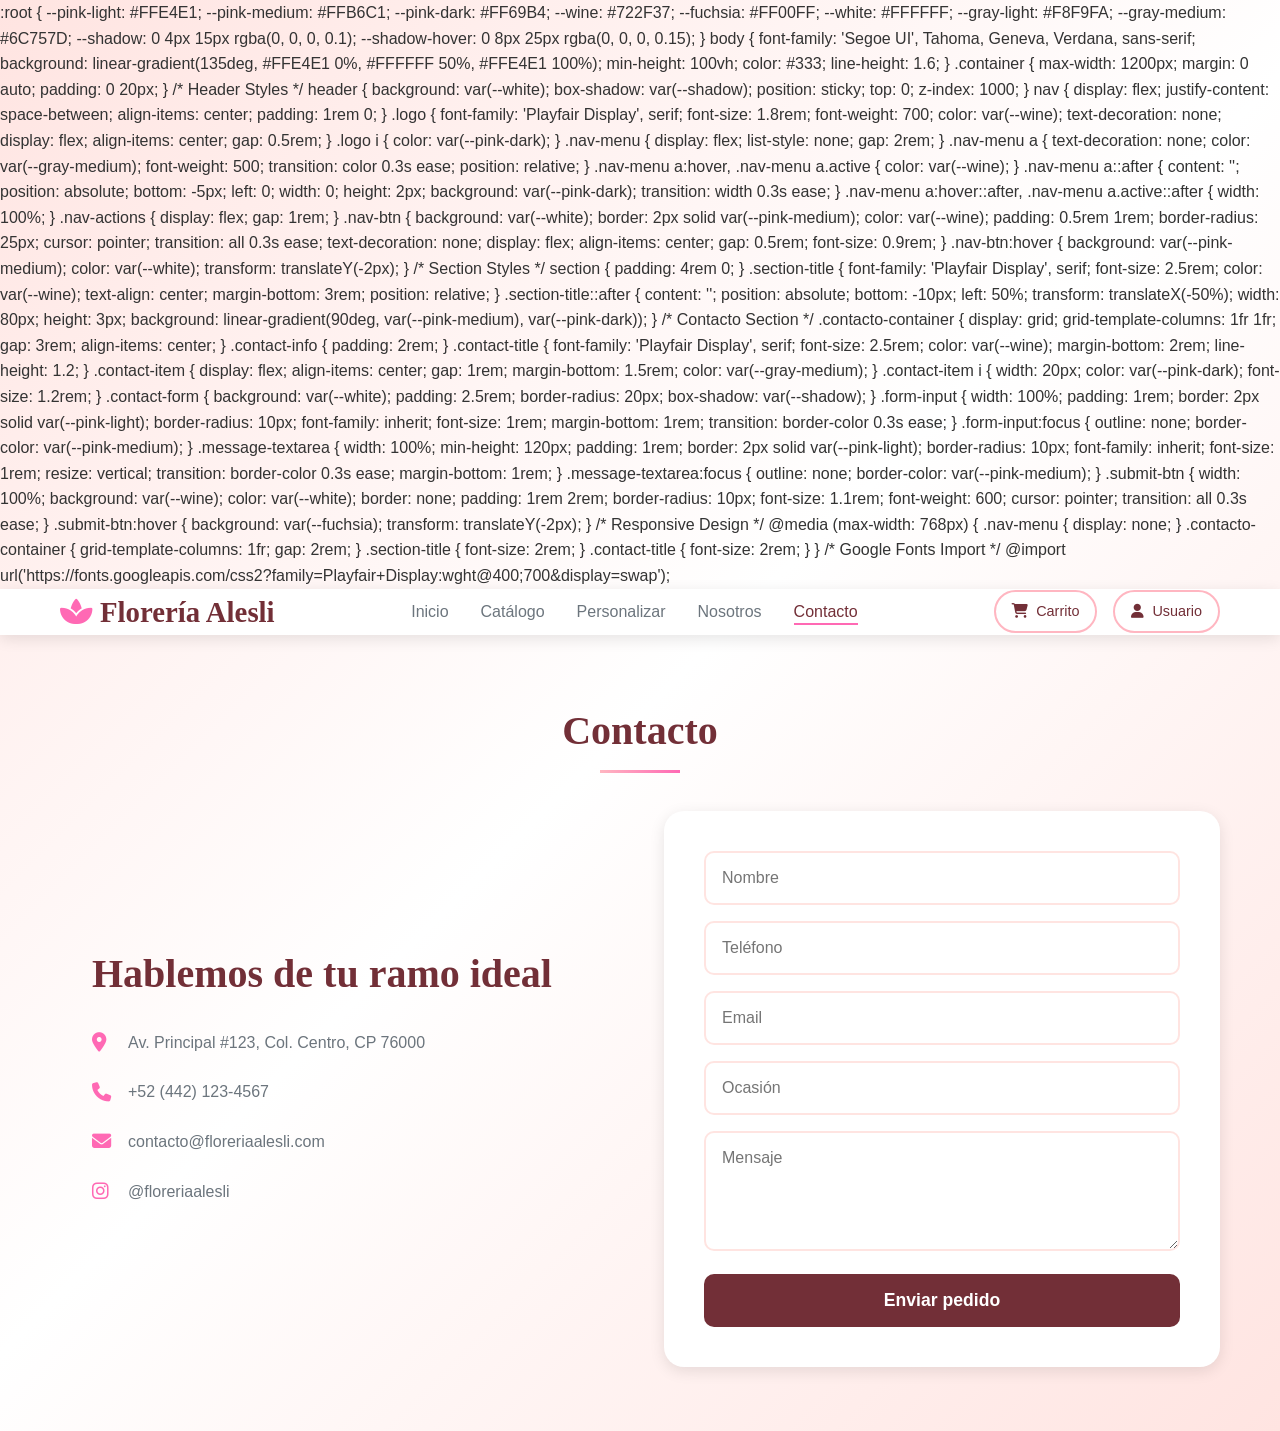
<file: frontend/contacto.html>
<!DOCTYPE html>
<html lang="es">
<head>
    <meta charset="UTF-8">
    <meta name="viewport" content="width=device-width, initial-scale=1.0">
    <title>Florería Alesli - Contacto</title>
    <link rel="stylesheet" href="https://cdnjs.cloudflare.com/ajax/libs/font-awesome/6.4.0/css/all.min.css">
    <link rel="stylesheet" href="contacto.css">

        :root {
            --pink-light: #FFE4E1;
            --pink-medium: #FFB6C1;
            --pink-dark: #FF69B4;
            --wine: #722F37;
            --fuchsia: #FF00FF;
            --white: #FFFFFF;
            --gray-light: #F8F9FA;
            --gray-medium: #6C757D;
            --shadow: 0 4px 15px rgba(0, 0, 0, 0.1);
            --shadow-hover: 0 8px 25px rgba(0, 0, 0, 0.15);
        }

        body {
            font-family: 'Segoe UI', Tahoma, Geneva, Verdana, sans-serif;
            background: linear-gradient(135deg, #FFE4E1 0%, #FFFFFF 50%, #FFE4E1 100%);
            min-height: 100vh;
            color: #333;
            line-height: 1.6;
        }

        .container {
            max-width: 1200px;
            margin: 0 auto;
            padding: 0 20px;
        }

        /* Header Styles */
        header {
            background: var(--white);
            box-shadow: var(--shadow);
            position: sticky;
            top: 0;
            z-index: 1000;
        }

        nav {
            display: flex;
            justify-content: space-between;
            align-items: center;
            padding: 1rem 0;
        }

        .logo {
            font-family: 'Playfair Display', serif;
            font-size: 1.8rem;
            font-weight: 700;
            color: var(--wine);
            text-decoration: none;
            display: flex;
            align-items: center;
            gap: 0.5rem;
        }

        .logo i {
            color: var(--pink-dark);
        }

        .nav-menu {
            display: flex;
            list-style: none;
            gap: 2rem;
        }

        .nav-menu a {
            text-decoration: none;
            color: var(--gray-medium);
            font-weight: 500;
            transition: color 0.3s ease;
            position: relative;
        }

        .nav-menu a:hover,
        .nav-menu a.active {
            color: var(--wine);
        }

        .nav-menu a::after {
            content: '';
            position: absolute;
            bottom: -5px;
            left: 0;
            width: 0;
            height: 2px;
            background: var(--pink-dark);
            transition: width 0.3s ease;
        }

        .nav-menu a:hover::after,
        .nav-menu a.active::after {
            width: 100%;
        }

        .nav-actions {
            display: flex;
            gap: 1rem;
        }

        .nav-btn {
            background: var(--white);
            border: 2px solid var(--pink-medium);
            color: var(--wine);
            padding: 0.5rem 1rem;
            border-radius: 25px;
            cursor: pointer;
            transition: all 0.3s ease;
            text-decoration: none;
            display: flex;
            align-items: center;
            gap: 0.5rem;
            font-size: 0.9rem;
        }

        .nav-btn:hover {
            background: var(--pink-medium);
            color: var(--white);
            transform: translateY(-2px);
        }

        /* Section Styles */
        section {
            padding: 4rem 0;
        }

        .section-title {
            font-family: 'Playfair Display', serif;
            font-size: 2.5rem;
            color: var(--wine);
            text-align: center;
            margin-bottom: 3rem;
            position: relative;
        }

        .section-title::after {
            content: '';
            position: absolute;
            bottom: -10px;
            left: 50%;
            transform: translateX(-50%);
            width: 80px;
            height: 3px;
            background: linear-gradient(90deg, var(--pink-medium), var(--pink-dark));
        }

        /* Contacto Section */
        .contacto-container {
            display: grid;
            grid-template-columns: 1fr 1fr;
            gap: 3rem;
            align-items: center;
        }

        .contact-info {
            padding: 2rem;
        }

        .contact-title {
            font-family: 'Playfair Display', serif;
            font-size: 2.5rem;
            color: var(--wine);
            margin-bottom: 2rem;
            line-height: 1.2;
        }

        .contact-item {
            display: flex;
            align-items: center;
            gap: 1rem;
            margin-bottom: 1.5rem;
            color: var(--gray-medium);
        }

        .contact-item i {
            width: 20px;
            color: var(--pink-dark);
            font-size: 1.2rem;
        }

        .contact-form {
            background: var(--white);
            padding: 2.5rem;
            border-radius: 20px;
            box-shadow: var(--shadow);
        }

        .form-input {
            width: 100%;
            padding: 1rem;
            border: 2px solid var(--pink-light);
            border-radius: 10px;
            font-family: inherit;
            font-size: 1rem;
            margin-bottom: 1rem;
            transition: border-color 0.3s ease;
        }

        .form-input:focus {
            outline: none;
            border-color: var(--pink-medium);
        }

        .message-textarea {
            width: 100%;
            min-height: 120px;
            padding: 1rem;
            border: 2px solid var(--pink-light);
            border-radius: 10px;
            font-family: inherit;
            font-size: 1rem;
            resize: vertical;
            transition: border-color 0.3s ease;
            margin-bottom: 1rem;
        }

        .message-textarea:focus {
            outline: none;
            border-color: var(--pink-medium);
        }

        .submit-btn {
            width: 100%;
            background: var(--wine);
            color: var(--white);
            border: none;
            padding: 1rem 2rem;
            border-radius: 10px;
            font-size: 1.1rem;
            font-weight: 600;
            cursor: pointer;
            transition: all 0.3s ease;
        }

        .submit-btn:hover {
            background: var(--fuchsia);
            transform: translateY(-2px);
        }

        /* Responsive Design */
        @media (max-width: 768px) {
            .nav-menu {
                display: none;
            }

            .contacto-container {
                grid-template-columns: 1fr;
                gap: 2rem;
            }

            .section-title {
                font-size: 2rem;
            }

            .contact-title {
                font-size: 2rem;
            }
        }

        /* Google Fonts Import */
        @import url('https://fonts.googleapis.com/css2?family=Playfair+Display:wght@400;700&display=swap');
    </link>
</head>
<body>
    <!-- Header -->
    <header>
        <nav class="container">
            <a href="inicio.html" class="logo">
                <i class="fas fa-spa"></i>
                Florería Alesli
            </a>
            
            <ul class="nav-menu">
                <li><a href="inicio.html">Inicio</a></li>
                <li><a href="catalogo.html">Catálogo</a></li>
                <li><a href="personalizar.html">Personalizar</a></li>
                <li><a href="quienes-somos.html">Nosotros</a></li>
                <li><a href="contacto.html" class="active">Contacto</a></li>
            </ul>
            
            <div class="nav-actions">
                <a href="#" class="nav-btn">
                    <i class="fas fa-shopping-cart"></i>
                    Carrito
                </a>
                <a href="#" class="nav-btn">
                    <i class="fas fa-user"></i>
                    Usuario
                </a>
            </div>
        </nav>
    </header>

    <!-- Contacto Section -->
    <section id="contacto">
        <div class="container">
            <h2 class="section-title">Contacto</h2>
            
            <div class="contacto-container">
                <div class="contact-info">
                    <h2 class="contact-title">Hablemos de tu ramo ideal</h2>
                    
                    <div class="contact-item">
                        <i class="fas fa-map-marker-alt"></i>
                        <span>Av. Principal #123, Col. Centro, CP 76000</span>
                    </div>
                    
                    <div class="contact-item">
                        <i class="fas fa-phone"></i>
                        <span>+52 (442) 123-4567</span>
                    </div>
                    
                    <div class="contact-item">
                        <i class="fas fa-envelope"></i>
                        <span>contacto@floreriaalesli.com</span>
                    </div>
                    
                    <div class="contact-item">
                        <i class="fab fa-instagram"></i>
                        <span>@floreriaalesli</span>
                    </div>
                </div>
                
                <div class="contact-form">
                    <form>
                        <input type="text" class="form-input" placeholder="Nombre" required>
                        <input type="tel" class="form-input" placeholder="Teléfono" required>
                        <input type="email" class="form-input" placeholder="Email" required>
                        <input type="text" class="form-input" placeholder="Ocasión" required>
                        <textarea class="message-textarea" placeholder="Mensaje" rows="4" required></textarea>
                        <button type="submit" class="submit-btn">Enviar pedido</button>
                    </form>
                </div>
            </div>
        </div>
    </section>

    <script src="contacto.js"></script>
</body>
</html>
</file>
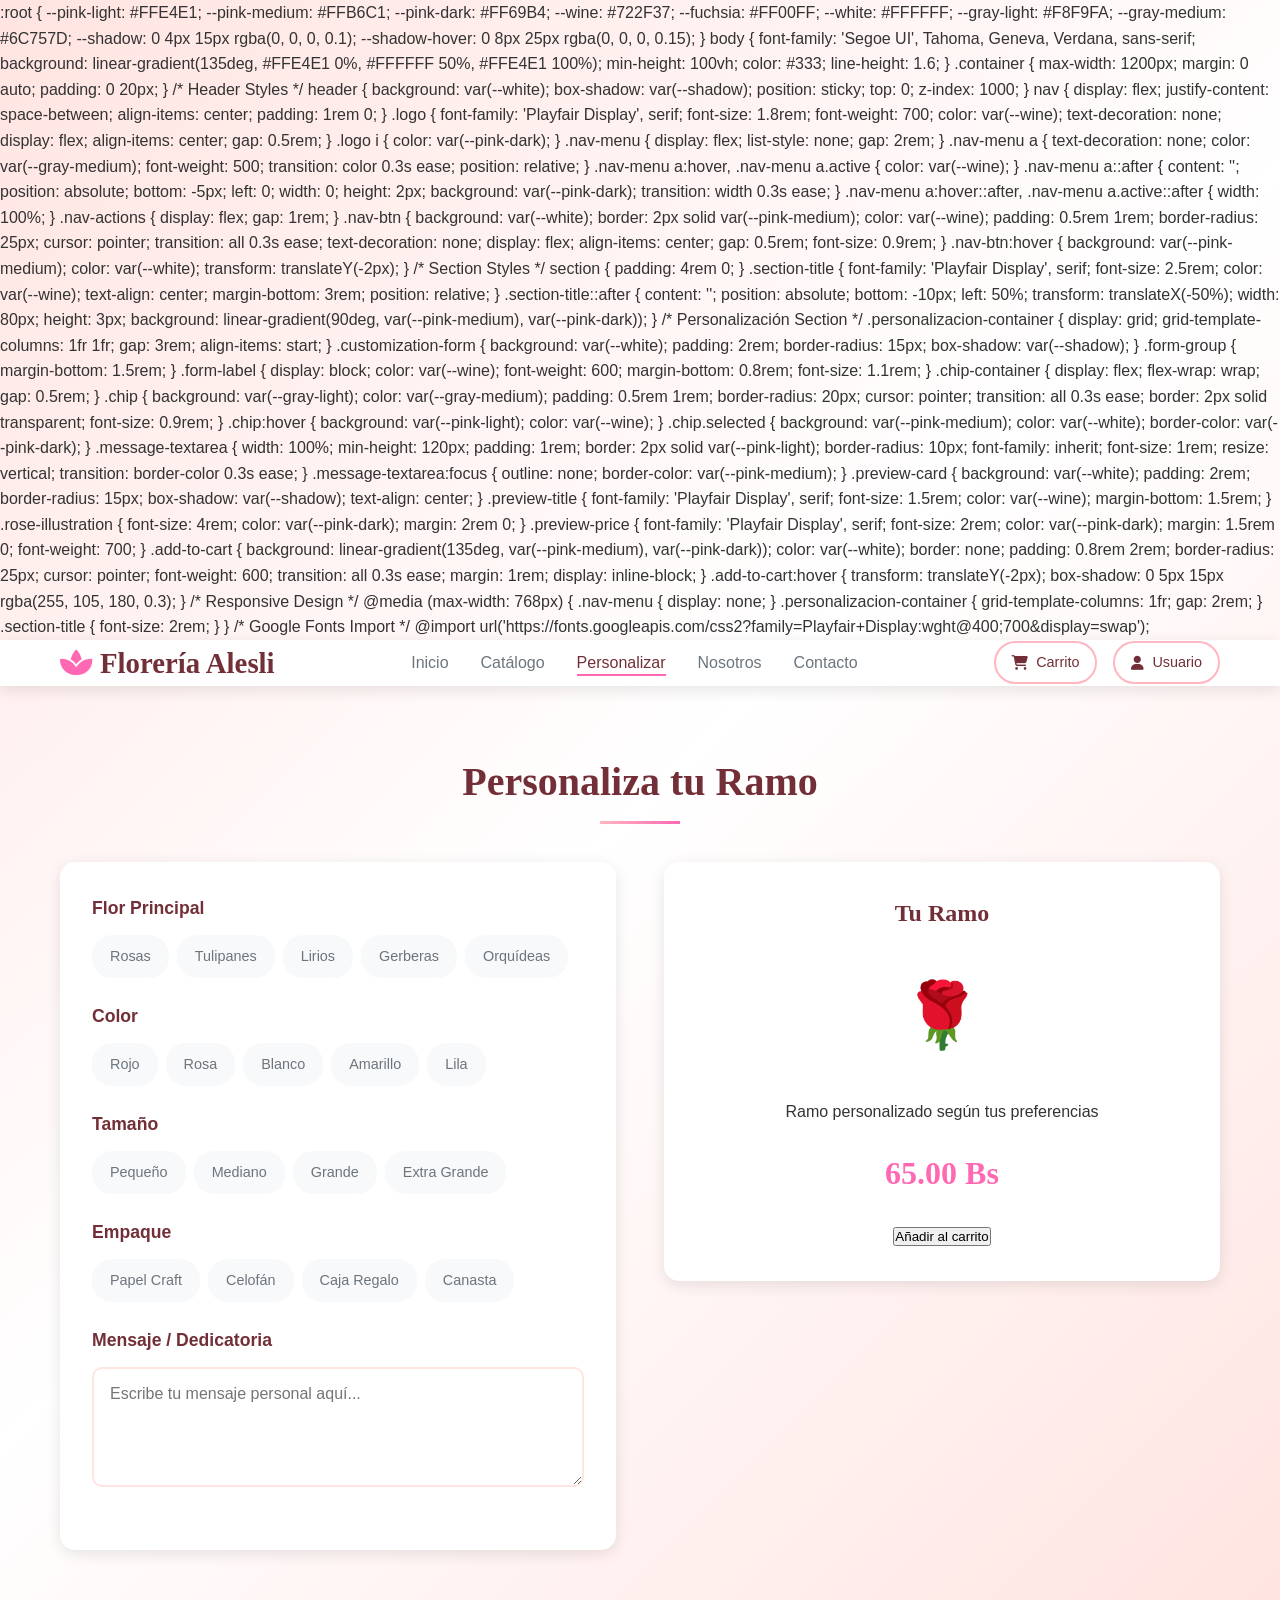
<file: frontend/personalizar.html>
<!DOCTYPE html>
<html lang="es">
<head>
    <meta charset="UTF-8">
    <meta name="viewport" content="width=device-width, initial-scale=1.0">
    <title>Florería Alesli - Personalizar</title>
    <link rel="stylesheet" href="https://cdnjs.cloudflare.com/ajax/libs/font-awesome/6.4.0/css/all.min.css">
    <link rel="stylesheet" href="personalizar.css">

        :root {
            --pink-light: #FFE4E1;
            --pink-medium: #FFB6C1;
            --pink-dark: #FF69B4;
            --wine: #722F37;
            --fuchsia: #FF00FF;
            --white: #FFFFFF;
            --gray-light: #F8F9FA;
            --gray-medium: #6C757D;
            --shadow: 0 4px 15px rgba(0, 0, 0, 0.1);
            --shadow-hover: 0 8px 25px rgba(0, 0, 0, 0.15);
        }

        body {
            font-family: 'Segoe UI', Tahoma, Geneva, Verdana, sans-serif;
            background: linear-gradient(135deg, #FFE4E1 0%, #FFFFFF 50%, #FFE4E1 100%);
            min-height: 100vh;
            color: #333;
            line-height: 1.6;
        }

        .container {
            max-width: 1200px;
            margin: 0 auto;
            padding: 0 20px;
        }

        /* Header Styles */
        header {
            background: var(--white);
            box-shadow: var(--shadow);
            position: sticky;
            top: 0;
            z-index: 1000;
        }

        nav {
            display: flex;
            justify-content: space-between;
            align-items: center;
            padding: 1rem 0;
        }

        .logo {
            font-family: 'Playfair Display', serif;
            font-size: 1.8rem;
            font-weight: 700;
            color: var(--wine);
            text-decoration: none;
            display: flex;
            align-items: center;
            gap: 0.5rem;
        }

        .logo i {
            color: var(--pink-dark);
        }

        .nav-menu {
            display: flex;
            list-style: none;
            gap: 2rem;
        }

        .nav-menu a {
            text-decoration: none;
            color: var(--gray-medium);
            font-weight: 500;
            transition: color 0.3s ease;
            position: relative;
        }

        .nav-menu a:hover,
        .nav-menu a.active {
            color: var(--wine);
        }

        .nav-menu a::after {
            content: '';
            position: absolute;
            bottom: -5px;
            left: 0;
            width: 0;
            height: 2px;
            background: var(--pink-dark);
            transition: width 0.3s ease;
        }

        .nav-menu a:hover::after,
        .nav-menu a.active::after {
            width: 100%;
        }

        .nav-actions {
            display: flex;
            gap: 1rem;
        }

        .nav-btn {
            background: var(--white);
            border: 2px solid var(--pink-medium);
            color: var(--wine);
            padding: 0.5rem 1rem;
            border-radius: 25px;
            cursor: pointer;
            transition: all 0.3s ease;
            text-decoration: none;
            display: flex;
            align-items: center;
            gap: 0.5rem;
            font-size: 0.9rem;
        }

        .nav-btn:hover {
            background: var(--pink-medium);
            color: var(--white);
            transform: translateY(-2px);
        }

        /* Section Styles */
        section {
            padding: 4rem 0;
        }

        .section-title {
            font-family: 'Playfair Display', serif;
            font-size: 2.5rem;
            color: var(--wine);
            text-align: center;
            margin-bottom: 3rem;
            position: relative;
        }

        .section-title::after {
            content: '';
            position: absolute;
            bottom: -10px;
            left: 50%;
            transform: translateX(-50%);
            width: 80px;
            height: 3px;
            background: linear-gradient(90deg, var(--pink-medium), var(--pink-dark));
        }

        /* Personalización Section */
        .personalizacion-container {
            display: grid;
            grid-template-columns: 1fr 1fr;
            gap: 3rem;
            align-items: start;
        }

        .customization-form {
            background: var(--white);
            padding: 2rem;
            border-radius: 15px;
            box-shadow: var(--shadow);
        }

        .form-group {
            margin-bottom: 1.5rem;
        }

        .form-label {
            display: block;
            color: var(--wine);
            font-weight: 600;
            margin-bottom: 0.8rem;
            font-size: 1.1rem;
        }

        .chip-container {
            display: flex;
            flex-wrap: wrap;
            gap: 0.5rem;
        }

        .chip {
            background: var(--gray-light);
            color: var(--gray-medium);
            padding: 0.5rem 1rem;
            border-radius: 20px;
            cursor: pointer;
            transition: all 0.3s ease;
            border: 2px solid transparent;
            font-size: 0.9rem;
        }

        .chip:hover {
            background: var(--pink-light);
            color: var(--wine);
        }

        .chip.selected {
            background: var(--pink-medium);
            color: var(--white);
            border-color: var(--pink-dark);
        }

        .message-textarea {
            width: 100%;
            min-height: 120px;
            padding: 1rem;
            border: 2px solid var(--pink-light);
            border-radius: 10px;
            font-family: inherit;
            font-size: 1rem;
            resize: vertical;
            transition: border-color 0.3s ease;
        }

        .message-textarea:focus {
            outline: none;
            border-color: var(--pink-medium);
        }

        .preview-card {
            background: var(--white);
            padding: 2rem;
            border-radius: 15px;
            box-shadow: var(--shadow);
            text-align: center;
        }

        .preview-title {
            font-family: 'Playfair Display', serif;
            font-size: 1.5rem;
            color: var(--wine);
            margin-bottom: 1.5rem;
        }

        .rose-illustration {
            font-size: 4rem;
            color: var(--pink-dark);
            margin: 2rem 0;
        }

        .preview-price {
            font-family: 'Playfair Display', serif;
            font-size: 2rem;
            color: var(--pink-dark);
            margin: 1.5rem 0;
            font-weight: 700;
        }

        .add-to-cart {
            background: linear-gradient(135deg, var(--pink-medium), var(--pink-dark));
            color: var(--white);
            border: none;
            padding: 0.8rem 2rem;
            border-radius: 25px;
            cursor: pointer;
            font-weight: 600;
            transition: all 0.3s ease;
            margin: 1rem;
            display: inline-block;
        }

        .add-to-cart:hover {
            transform: translateY(-2px);
            box-shadow: 0 5px 15px rgba(255, 105, 180, 0.3);
        }

        /* Responsive Design */
        @media (max-width: 768px) {
            .nav-menu {
                display: none;
            }

            .personalizacion-container {
                grid-template-columns: 1fr;
                gap: 2rem;
            }

            .section-title {
                font-size: 2rem;
            }
        }

        /* Google Fonts Import */
        @import url('https://fonts.googleapis.com/css2?family=Playfair+Display:wght@400;700&display=swap');
    </link>
</head>
<body>
    <!-- Header -->
    <header>
        <nav class="container">
            <a href="inicio.html" class="logo">
                <i class="fas fa-spa"></i>
                Florería Alesli
            </a>
            
            <ul class="nav-menu">
                <li><a href="inicio.html">Inicio</a></li>
                <li><a href="catalogo.html">Catálogo</a></li>
                <li><a href="personalizar.html" class="active">Personalizar</a></li>
                <li><a href="quienes-somos.html">Nosotros</a></li>
                <li><a href="contacto.html">Contacto</a></li>
            </ul>
            
            <div class="nav-actions">
                <a href="#" class="nav-btn">
                    <i class="fas fa-shopping-cart"></i>
                    Carrito
                </a>
                <a href="#" class="nav-btn">
                    <i class="fas fa-user"></i>
                    Usuario
                </a>
            </div>
        </nav>
    </header>

    <!-- Personalización Section -->
    <section id="personalizar">
        <div class="container">
            <h2 class="section-title">Personaliza tu Ramo</h2>
            
            <div class="personalizacion-container">
                <div class="customization-form">
                    <div class="form-group">
                        <label class="form-label">Flor Principal</label>
                        <div class="chip-container">
                            <div class="chip" onclick="selectChip(this)">Rosas</div>
                            <div class="chip" onclick="selectChip(this)">Tulipanes</div>
                            <div class="chip" onclick="selectChip(this)">Lirios</div>
                            <div class="chip" onclick="selectChip(this)">Gerberas</div>
                            <div class="chip" onclick="selectChip(this)">Orquídeas</div>
                        </div>
                    </div>
                    
                    <div class="form-group">
                        <label class="form-label">Color</label>
                        <div class="chip-container">
                            <div class="chip" onclick="selectChip(this)">Rojo</div>
                            <div class="chip" onclick="selectChip(this)">Rosa</div>
                            <div class="chip" onclick="selectChip(this)">Blanco</div>
                            <div class="chip" onclick="selectChip(this)">Amarillo</div>
                            <div class="chip" onclick="selectChip(this)">Lila</div>
                        </div>
                    </div>
                    
                    <div class="form-group">
                        <label class="form-label">Tamaño</label>
                        <div class="chip-container">
                            <div class="chip" onclick="selectChip(this)">Pequeño</div>
                            <div class="chip" onclick="selectChip(this)">Mediano</div>
                            <div class="chip" onclick="selectChip(this)">Grande</div>
                            <div class="chip" onclick="selectChip(this)">Extra Grande</div>
                        </div>
                    </div>
                    
                    <div class="form-group">
                        <label class="form-label">Empaque</label>
                        <div class="chip-container">
                            <div class="chip" onclick="selectChip(this)">Papel Craft</div>
                            <div class="chip" onclick="selectChip(this)">Celofán</div>
                            <div class="chip" onclick="selectChip(this)">Caja Regalo</div>
                            <div class="chip" onclick="selectChip(this)">Canasta</div>
                        </div>
                    </div>
                    
                    <div class="form-group">
                        <label class="form-label">Mensaje / Dedicatoria</label>
                        <textarea class="message-textarea" placeholder="Escribe tu mensaje personal aquí..."></textarea>
                    </div>
                </div>
                
                <div class="preview-card">
                    <h3 class="preview-title">Tu Ramo</h3>
                    <div class="rose-illustration">🌹</div>
                    <p class="preview-description">Ramo personalizado según tus preferencias</p>
                    <div class="preview-price">65.00 Bs</div>
                    <button class="add-to-cart">Añadir al carrito</button>
                </div>
            </div>
        </div>
    </section>

    <script src="personalizar.js"></script>
</body>
</html>
</file>
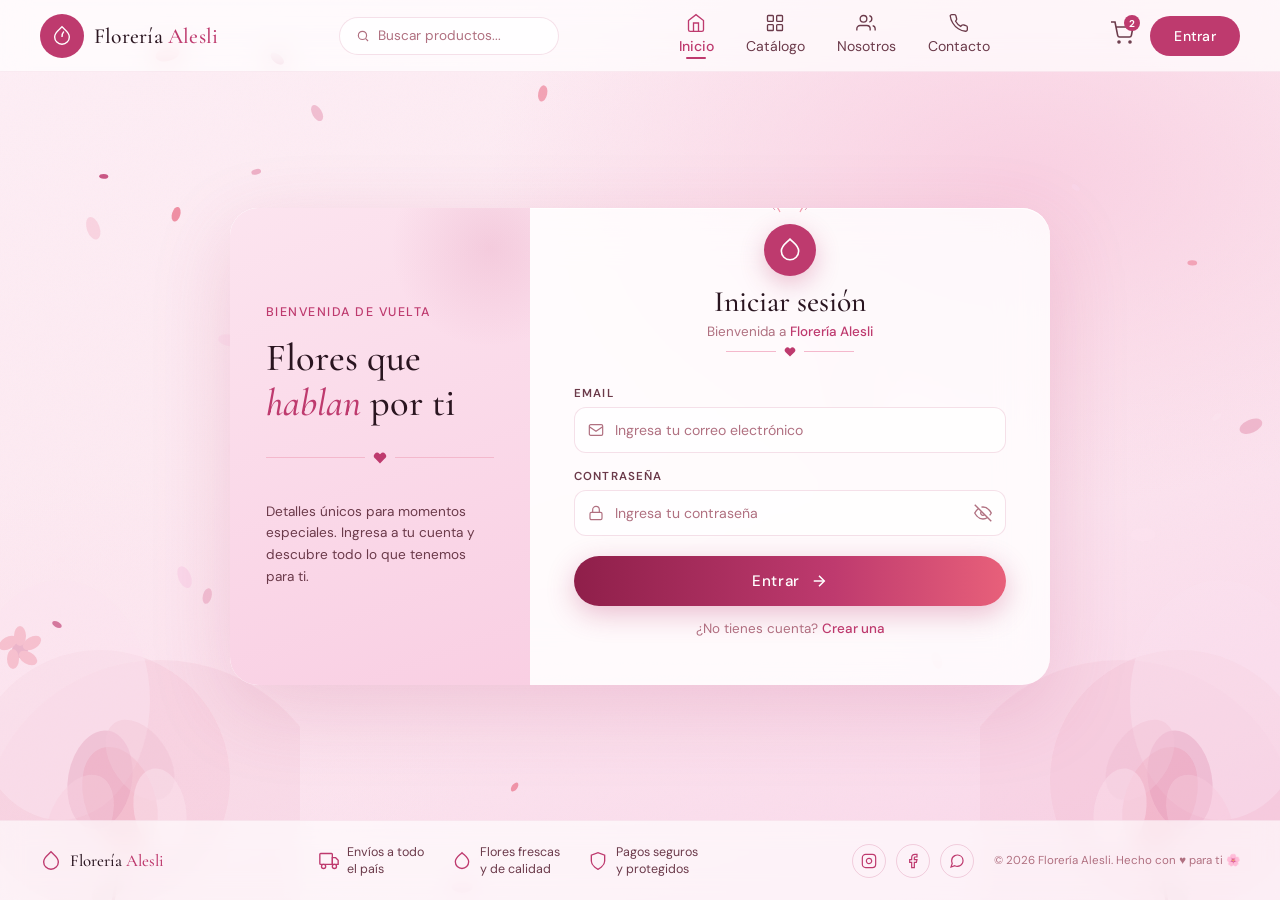
<file: frontend/pages/login.html>
<!DOCTYPE html>
<html lang="es">
<head>
  <meta charset="UTF-8"/>
  <meta name="viewport" content="width=device-width, initial-scale=1.0"/>
  <title>Iniciar sesión — Florería Alesli</title>
  <link rel="stylesheet" href="../css/styles.css"/>
</head>
<body>

<!-- Fondo -->
<div class="bg-wrap"></div>
<canvas id="petals-canvas"></canvas>

<!-- Flores decorativas laterales -->
<svg class="floral-left" viewBox="0 0 340 420" fill="none" xmlns="http://www.w3.org/2000/svg">
  <circle cx="200" cy="340" r="180" fill="#f4b8cc" opacity="0.35"/>
  <circle cx="140" cy="280" r="130" fill="#e8a0ba" opacity="0.30"/>
  <ellipse cx="100" cy="200" rx="90" ry="120" fill="#fce4ef" opacity="0.50"/>
  <g opacity="0.7">
    <ellipse cx="160" cy="300" rx="35" ry="55" fill="#e8607a" transform="rotate(-20 160 300)" opacity="0.5"/>
    <ellipse cx="140" cy="280" rx="32" ry="50" fill="#be3a6e" transform="rotate(10 140 280)"  opacity="0.4"/>
    <ellipse cx="180" cy="260" rx="28" ry="45" fill="#e8a0ba" transform="rotate(-35 180 260)" opacity="0.5"/>
    <ellipse cx="120" cy="320" rx="30" ry="48" fill="#f4b8cc" transform="rotate(25 120 320)"  opacity="0.45"/>
    <ellipse cx="200" cy="310" rx="26" ry="42" fill="#fce4ef" transform="rotate(-10 200 310)" opacity="0.6"/>
    <path d="M160 360 Q155 390 150 420" stroke="#c06880" stroke-width="3" stroke-linecap="round"/>
    <ellipse cx="148" cy="390" rx="18" ry="9" fill="#d4a0b0" transform="rotate(-30 148 390)" opacity="0.6"/>
  </g>
  <g opacity="0.5">
    <circle cx="60" cy="150" r="8" fill="#be3a6e"/>
    <ellipse cx="60" cy="136" rx="6" ry="10" fill="#e8607a"/>
    <ellipse cx="72" cy="143" rx="6" ry="10" fill="#e8607a" transform="rotate(60 72 143)"/>
    <ellipse cx="68" cy="158" rx="6" ry="10" fill="#e8607a" transform="rotate(120 68 158)"/>
    <ellipse cx="53" cy="159" rx="6" ry="10" fill="#e8607a" transform="rotate(180 53 159)"/>
    <ellipse cx="48" cy="143" rx="6" ry="10" fill="#e8607a" transform="rotate(240 48 143)"/>
  </g>
</svg>

<svg class="floral-right" viewBox="0 0 340 420" fill="none" xmlns="http://www.w3.org/2000/svg">
  <circle cx="200" cy="340" r="180" fill="#f4b8cc" opacity="0.35"/>
  <circle cx="140" cy="280" r="130" fill="#e8a0ba" opacity="0.30"/>
  <ellipse cx="100" cy="200" rx="90" ry="120" fill="#fce4ef" opacity="0.50"/>
  <g opacity="0.7">
    <ellipse cx="160" cy="300" rx="35" ry="55" fill="#e8607a" transform="rotate(-20 160 300)" opacity="0.5"/>
    <ellipse cx="140" cy="280" rx="32" ry="50" fill="#be3a6e" transform="rotate(10 140 280)"  opacity="0.4"/>
    <ellipse cx="180" cy="260" rx="28" ry="45" fill="#e8a0ba" transform="rotate(-35 180 260)" opacity="0.5"/>
    <ellipse cx="120" cy="320" rx="30" ry="48" fill="#f4b8cc" transform="rotate(25 120 320)"  opacity="0.45"/>
    <ellipse cx="200" cy="310" rx="26" ry="42" fill="#fce4ef" transform="rotate(-10 200 310)" opacity="0.6"/>
    <path d="M160 360 Q155 390 150 420" stroke="#c06880" stroke-width="3" stroke-linecap="round"/>
    <ellipse cx="148" cy="390" rx="18" ry="9" fill="#d4a0b0" transform="rotate(-30 148 390)" opacity="0.6"/>
  </g>
</svg>

<!-- NAVBAR -->
<nav>
  <a class="nav-logo" href="login.html">
    <div class="nav-logo-icon">
      <svg viewBox="0 0 24 24"><path d="M12 2C8 6 4 8 4 13a8 8 0 0016 0c0-5-4-7-8-11z"/><path d="M12 13c0-4 2-6 2-6"/></svg>
    </div>
    <span class="nav-logo-text">Florería <span>Alesli</span></span>
  </a>

  <div class="nav-search">
    <svg viewBox="0 0 24 24"><circle cx="11" cy="11" r="7"/><path d="M16.5 16.5l4 4"/></svg>
    <input type="text" placeholder="Buscar productos..."/>
  </div>

  <ul class="nav-links">
    <li>
      <a href="#" class="active">
        <svg viewBox="0 0 24 24"><path d="M3 9l9-7 9 7v11a2 2 0 01-2 2H5a2 2 0 01-2-2z"/><polyline points="9,22 9,12 15,12 15,22"/></svg>
        Inicio
      </a>
    </li>
    <li>
      <a href="#">
        <svg viewBox="0 0 24 24"><rect x="3" y="3" width="7" height="7" rx="1"/><rect x="14" y="3" width="7" height="7" rx="1"/><rect x="3" y="14" width="7" height="7" rx="1"/><rect x="14" y="14" width="7" height="7" rx="1"/></svg>
        Catálogo
      </a>
    </li>
    <li>
      <a href="#">
        <svg viewBox="0 0 24 24"><path d="M17 21v-2a4 4 0 00-4-4H5a4 4 0 00-4 4v2"/><circle cx="9" cy="7" r="4"/><path d="M23 21v-2a4 4 0 00-3-3.87M16 3.13a4 4 0 010 7.75"/></svg>
        Nosotros
      </a>
    </li>
    <li>
      <a href="#">
        <svg viewBox="0 0 24 24"><path d="M22 16.92v3a2 2 0 01-2.18 2 19.79 19.79 0 01-8.63-3.07A19.5 19.5 0 014.5 12a19.79 19.79 0 01-3.07-8.67A2 2 0 013.41 2h3a2 2 0 012 1.72c.127.96.361 1.903.7 2.81a2 2 0 01-.45 2.11L7.91 9.91a16 16 0 006.16 6.16l1.27-1.27a2 2 0 012.11-.45c.907.339 1.85.573 2.81.7A2 2 0 0122 16.92z"/></svg>
        Contacto
      </a>
    </li>
  </ul>

  <div class="nav-right">
    <div class="nav-cart">
      <svg viewBox="0 0 24 24"><circle cx="9" cy="21" r="1"/><circle cx="20" cy="21" r="1"/><path d="M1 1h4l2.68 13.39a2 2 0 002 1.61h9.72a2 2 0 002-1.61L23 6H6"/></svg>
      <span class="nav-cart-badge">2</span>
    </div>
    <a class="btn-nav" href="login.html">Entrar</a>
  </div>
</nav>

<!-- CONTENIDO PRINCIPAL -->
<main>
  <div class="card-wrap" style="max-width: 820px;">

    <!-- Panel lateral -->
    <div class="side-panel">
      <span class="side-tag">Bienvenida de vuelta</span>
      <h2 class="side-title">Flores que <em>hablan</em> por ti</h2>
      <div class="side-divider">
        <div class="side-divider-line"></div>
        <svg viewBox="0 0 24 24"><path d="M20.84 4.61a5.5 5.5 0 00-7.78 0L12 5.67l-1.06-1.06a5.5 5.5 0 00-7.78 7.78l1.06 1.06L12 21.23l7.78-7.78 1.06-1.06a5.5 5.5 0 000-7.78z"/></svg>
        <div class="side-divider-line"></div>
      </div>
      <p class="side-desc">Detalles únicos para momentos especiales. Ingresa a tu cuenta y descubre todo lo que tenemos para ti.</p>
    </div>

    <!-- Sección formulario -->
    <div class="form-section">

      <!-- Icono floral superior -->
      <div class="form-floral-wrap">
        <svg class="form-floral-svg" viewBox="0 0 140 54" fill="none">
          <path d="M60 30 Q50 10 30 20 Q20 5 40 5 Q55 5 60 20"  stroke="#e8607a" stroke-width="1.2" fill="none" opacity="0.6"/>
          <path d="M80 30 Q90 10 110 20 Q120 5 100 5 Q85 5 80 20" stroke="#e8607a" stroke-width="1.2" fill="none" opacity="0.6"/>
          <path d="M55 28 Q48 18 38 22 Q32 12 45 14 Q55 14 58 24"  stroke="#be3a6e" stroke-width="1" fill="none" opacity="0.5"/>
          <path d="M85 28 Q92 18 102 22 Q108 12 95 14 Q85 14 82 24" stroke="#be3a6e" stroke-width="1" fill="none" opacity="0.5"/>
        </svg>
        <div class="form-top-icon">
          <svg viewBox="0 0 24 24"><path d="M12 2C8 6 4 8 4 13a8 8 0 0016 0c0-5-4-7-8-11z"/></svg>
        </div>
      </div>

      <h2 class="form-title">Iniciar sesión</h2>
      <p class="form-sub">Bienvenida a <span>Florería Alesli</span></p>

      <div class="form-heart-div">
        <div class="form-heart-div-line"></div>
        <svg viewBox="0 0 24 24"><path d="M20.84 4.61a5.5 5.5 0 00-7.78 0L12 5.67l-1.06-1.06a5.5 5.5 0 00-7.78 7.78l1.06 1.06L12 21.23l7.78-7.78 1.06-1.06a5.5 5.5 0 000-7.78z"/></svg>
        <div class="form-heart-div-line"></div>
      </div>

      <form onsubmit="return false;">
        <!-- Email -->
        <div class="field">
          <label for="email">Email</label>
          <div class="input-wrap">
            <svg class="input-icon" viewBox="0 0 24 24"><rect x="2" y="4" width="20" height="16" rx="2"/><path d="M22 7l-10 7L2 7"/></svg>
            <input type="email" id="email" placeholder="Ingresa tu correo electrónico"/>
          </div>
        </div>

        <!-- Contraseña -->
        <div class="field">
          <label for="password">Contraseña</label>
          <div class="input-wrap">
            <svg class="input-icon" viewBox="0 0 24 24"><rect x="3" y="11" width="18" height="11" rx="2"/><path d="M7 11V7a5 5 0 0110 0v4"/></svg>
            <input type="password" id="password" placeholder="Ingresa tu contraseña"/>
            <button class="toggle-pass" type="button" onclick="togglePass('password', this)" aria-label="Mostrar contraseña">
              <svg viewBox="0 0 24 24"><path d="M17.94 17.94A10.07 10.07 0 0112 20c-7 0-11-8-11-8a18.45 18.45 0 015.06-5.94M9.9 4.24A9.12 9.12 0 0112 4c7 0 11 8 11 8a18.5 18.5 0 01-2.16 3.19m-6.72-1.07a3 3 0 11-4.24-4.24"/><line x1="1" y1="1" x2="23" y2="23"/></svg>
            </button>
          </div>
        </div>

        <button class="btn-primary" type="submit">
          Entrar
          <svg viewBox="0 0 24 24"><line x1="5" y1="12" x2="19" y2="12"/><polyline points="12 5 19 12 12 19"/></svg>
        </button>
      </form>

      <p class="form-footer">¿No tienes cuenta? <a href="registro.html">Crear una</a></p>
    </div>

  </div>
</main>

<!-- FOOTER -->
<footer>
  <div class="footer-brand">
    <svg viewBox="0 0 24 24"><path d="M12 2C8 6 4 8 4 13a8 8 0 0016 0c0-5-4-7-8-11z"/></svg>
    <span class="footer-brand-text">Florería <span>Alesli</span></span>
  </div>

  <div class="footer-badges">
    <div class="footer-badge">
      <svg viewBox="0 0 24 24"><rect x="1" y="3" width="15" height="13" rx="1"/><polygon points="16 8 20 8 23 11 23 16 16 16 16 8"/><circle cx="5.5" cy="18.5" r="2.5"/><circle cx="18.5" cy="18.5" r="2.5"/></svg>
      <span class="footer-badge-text">Envíos a todo<br/>el país</span>
    </div>
    <div class="footer-badge">
      <svg viewBox="0 0 24 24"><path d="M12 2C8 6 4 8 4 13a8 8 0 0016 0c0-5-4-7-8-11z"/></svg>
      <span class="footer-badge-text">Flores frescas<br/>y de calidad</span>
    </div>
    <div class="footer-badge">
      <svg viewBox="0 0 24 24"><path d="M12 22s8-4 8-10V5l-8-3-8 3v7c0 6 8 10 8 10z"/></svg>
      <span class="footer-badge-text">Pagos seguros<br/>y protegidos</span>
    </div>
  </div>

  <div class="footer-right">
    <div class="footer-socials">
      <a class="social-btn" href="#" aria-label="Instagram">
        <svg viewBox="0 0 24 24"><rect x="2" y="2" width="20" height="20" rx="5"/><path d="M16 11.37A4 4 0 1112.63 8 4 4 0 0116 11.37z"/><line x1="17.5" y1="6.5" x2="17.51" y2="6.5"/></svg>
      </a>
      <a class="social-btn" href="#" aria-label="Facebook">
        <svg viewBox="0 0 24 24"><path d="M18 2h-3a5 5 0 00-5 5v3H7v4h3v8h4v-8h3l1-4h-4V7a1 1 0 011-1h3z"/></svg>
      </a>
      <a class="social-btn" href="#" aria-label="WhatsApp">
        <svg viewBox="0 0 24 24"><path d="M21 11.5a8.38 8.38 0 01-.9 3.8 8.5 8.5 0 01-7.6 4.7 8.38 8.38 0 01-3.8-.9L3 21l1.9-5.7a8.38 8.38 0 01-.9-3.8 8.5 8.5 0 014.7-7.6 8.38 8.38 0 013.8-.9h.5a8.48 8.48 0 018 8v.5z"/></svg>
      </a>
    </div>
    <span class="footer-copy">© 2026 Florería Alesli. Hecho con ♥ para ti 🌸</span>
  </div>
</footer>

<script src="../js/main.js"></script>
</body>
</html>
</file>
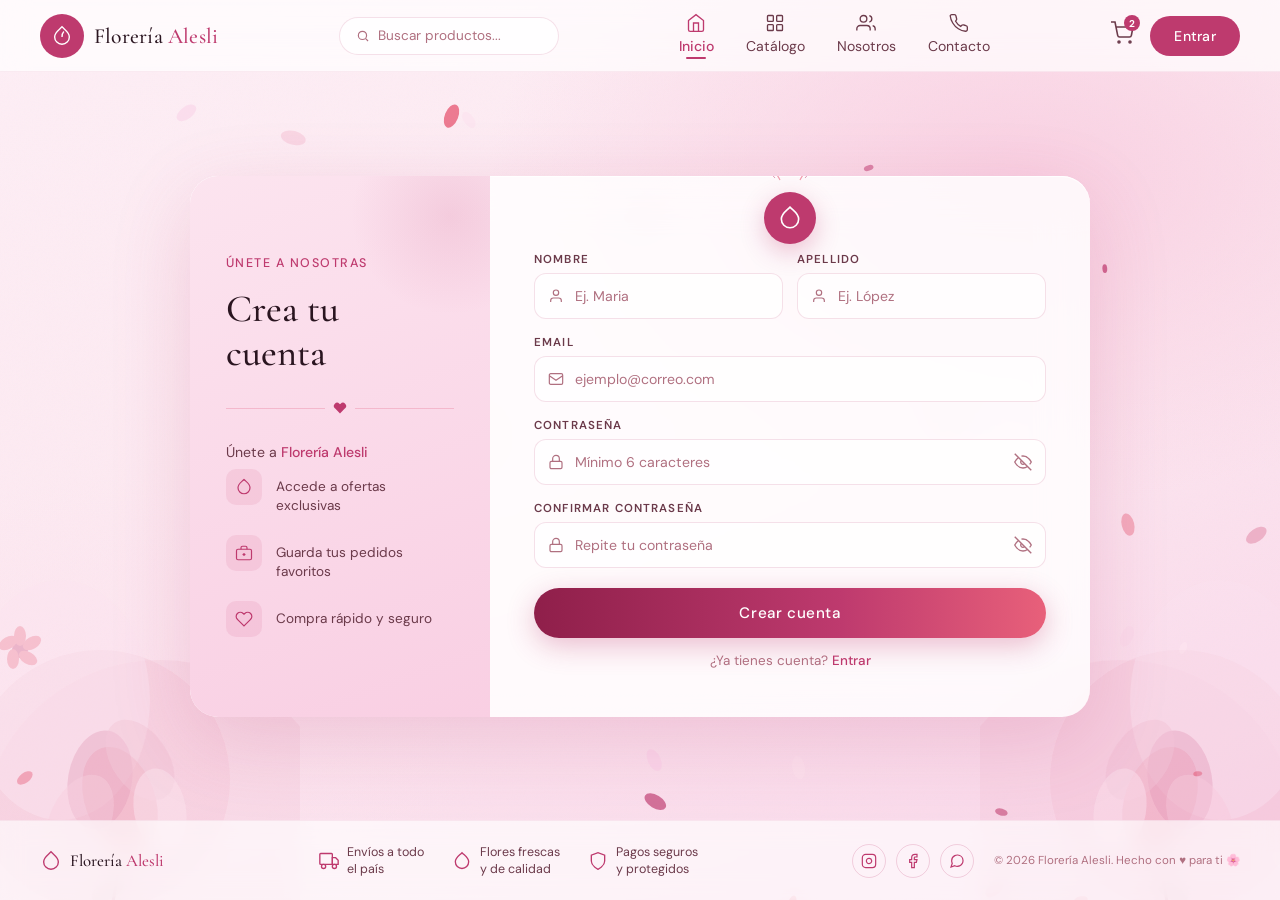
<file: frontend/pages/registro.html>
<!DOCTYPE html>
<html lang="es">
<head>
  <meta charset="UTF-8"/>
  <meta name="viewport" content="width=device-width, initial-scale=1.0"/>
  <title>Crear cuenta — Florería Alesli</title>
  <link rel="stylesheet" href="../css/styles.css"/>
</head>
<body>

<!-- Fondo -->
<div class="bg-wrap"></div>
<canvas id="petals-canvas"></canvas>

<!-- Flores decorativas laterales -->
<svg class="floral-left" viewBox="0 0 340 420" fill="none" xmlns="http://www.w3.org/2000/svg">
  <circle cx="200" cy="340" r="180" fill="#f4b8cc" opacity="0.35"/>
  <circle cx="140" cy="280" r="130" fill="#e8a0ba" opacity="0.30"/>
  <ellipse cx="100" cy="200" rx="90" ry="120" fill="#fce4ef" opacity="0.50"/>
  <g opacity="0.7">
    <ellipse cx="160" cy="300" rx="35" ry="55" fill="#e8607a" transform="rotate(-20 160 300)" opacity="0.5"/>
    <ellipse cx="140" cy="280" rx="32" ry="50" fill="#be3a6e" transform="rotate(10 140 280)"  opacity="0.4"/>
    <ellipse cx="180" cy="260" rx="28" ry="45" fill="#e8a0ba" transform="rotate(-35 180 260)" opacity="0.5"/>
    <ellipse cx="120" cy="320" rx="30" ry="48" fill="#f4b8cc" transform="rotate(25 120 320)"  opacity="0.45"/>
    <ellipse cx="200" cy="310" rx="26" ry="42" fill="#fce4ef" transform="rotate(-10 200 310)" opacity="0.6"/>
    <path d="M160 360 Q155 390 150 420" stroke="#c06880" stroke-width="3" stroke-linecap="round"/>
    <ellipse cx="148" cy="390" rx="18" ry="9" fill="#d4a0b0" transform="rotate(-30 148 390)" opacity="0.6"/>
  </g>
  <g opacity="0.5">
    <circle cx="60" cy="150" r="8" fill="#be3a6e"/>
    <ellipse cx="60" cy="136" rx="6" ry="10" fill="#e8607a"/>
    <ellipse cx="72" cy="143" rx="6" ry="10" fill="#e8607a" transform="rotate(60 72 143)"/>
    <ellipse cx="68" cy="158" rx="6" ry="10" fill="#e8607a" transform="rotate(120 68 158)"/>
    <ellipse cx="53" cy="159" rx="6" ry="10" fill="#e8607a" transform="rotate(180 53 159)"/>
    <ellipse cx="48" cy="143" rx="6" ry="10" fill="#e8607a" transform="rotate(240 48 143)"/>
  </g>
</svg>

<svg class="floral-right" viewBox="0 0 340 420" fill="none" xmlns="http://www.w3.org/2000/svg">
  <circle cx="200" cy="340" r="180" fill="#f4b8cc" opacity="0.35"/>
  <circle cx="140" cy="280" r="130" fill="#e8a0ba" opacity="0.30"/>
  <ellipse cx="100" cy="200" rx="90" ry="120" fill="#fce4ef" opacity="0.50"/>
  <g opacity="0.7">
    <ellipse cx="160" cy="300" rx="35" ry="55" fill="#e8607a" transform="rotate(-20 160 300)" opacity="0.5"/>
    <ellipse cx="140" cy="280" rx="32" ry="50" fill="#be3a6e" transform="rotate(10 140 280)"  opacity="0.4"/>
    <ellipse cx="180" cy="260" rx="28" ry="45" fill="#e8a0ba" transform="rotate(-35 180 260)" opacity="0.5"/>
    <ellipse cx="120" cy="320" rx="30" ry="48" fill="#f4b8cc" transform="rotate(25 120 320)"  opacity="0.45"/>
    <ellipse cx="200" cy="310" rx="26" ry="42" fill="#fce4ef" transform="rotate(-10 200 310)" opacity="0.6"/>
    <path d="M160 360 Q155 390 150 420" stroke="#c06880" stroke-width="3" stroke-linecap="round"/>
    <ellipse cx="148" cy="390" rx="18" ry="9" fill="#d4a0b0" transform="rotate(-30 148 390)" opacity="0.6"/>
  </g>
</svg>

<!-- NAVBAR -->
<nav>
  <a class="nav-logo" href="login.html">
    <div class="nav-logo-icon">
      <svg viewBox="0 0 24 24"><path d="M12 2C8 6 4 8 4 13a8 8 0 0016 0c0-5-4-7-8-11z"/><path d="M12 13c0-4 2-6 2-6"/></svg>
    </div>
    <span class="nav-logo-text">Florería <span>Alesli</span></span>
  </a>

  <div class="nav-search">
    <svg viewBox="0 0 24 24"><circle cx="11" cy="11" r="7"/><path d="M16.5 16.5l4 4"/></svg>
    <input type="text" placeholder="Buscar productos..."/>
  </div>

  <ul class="nav-links">
    <li>
      <a href="#" class="active">
        <svg viewBox="0 0 24 24"><path d="M3 9l9-7 9 7v11a2 2 0 01-2 2H5a2 2 0 01-2-2z"/><polyline points="9,22 9,12 15,12 15,22"/></svg>
        Inicio
      </a>
    </li>
    <li>
      <a href="#">
        <svg viewBox="0 0 24 24"><rect x="3" y="3" width="7" height="7" rx="1"/><rect x="14" y="3" width="7" height="7" rx="1"/><rect x="3" y="14" width="7" height="7" rx="1"/><rect x="14" y="14" width="7" height="7" rx="1"/></svg>
        Catálogo
      </a>
    </li>
    <li>
      <a href="#">
        <svg viewBox="0 0 24 24"><path d="M17 21v-2a4 4 0 00-4-4H5a4 4 0 00-4 4v2"/><circle cx="9" cy="7" r="4"/><path d="M23 21v-2a4 4 0 00-3-3.87M16 3.13a4 4 0 010 7.75"/></svg>
        Nosotros
      </a>
    </li>
    <li>
      <a href="#">
        <svg viewBox="0 0 24 24"><path d="M22 16.92v3a2 2 0 01-2.18 2 19.79 19.79 0 01-8.63-3.07A19.5 19.5 0 014.5 12a19.79 19.79 0 01-3.07-8.67A2 2 0 013.41 2h3a2 2 0 012 1.72c.127.96.361 1.903.7 2.81a2 2 0 01-.45 2.11L7.91 9.91a16 16 0 006.16 6.16l1.27-1.27a2 2 0 012.11-.45c.907.339 1.85.573 2.81.7A2 2 0 0122 16.92z"/></svg>
        Contacto
      </a>
    </li>
  </ul>

  <div class="nav-right">
    <div class="nav-cart">
      <svg viewBox="0 0 24 24"><circle cx="9" cy="21" r="1"/><circle cx="20" cy="21" r="1"/><path d="M1 1h4l2.68 13.39a2 2 0 002 1.61h9.72a2 2 0 002-1.61L23 6H6"/></svg>
      <span class="nav-cart-badge">2</span>
    </div>
    <a class="btn-nav" href="login.html">Entrar</a>
  </div>
</nav>

<!-- CONTENIDO PRINCIPAL -->
<main>
  <div class="card-wrap" style="max-width: 900px;">

    <!-- Panel lateral -->
    <div class="side-panel">
      <span class="side-tag">Únete a nosotras</span>
      <h2 class="side-title">Crea tu<br/>cuenta</h2>

      <div class="side-divider">
        <div class="side-divider-line"></div>
        <svg viewBox="0 0 24 24"><path d="M20.84 4.61a5.5 5.5 0 00-7.78 0L12 5.67l-1.06-1.06a5.5 5.5 0 00-7.78 7.78l1.06 1.06L12 21.23l7.78-7.78 1.06-1.06a5.5 5.5 0 000-7.78z"/></svg>
        <div class="side-divider-line"></div>
      </div>

      <p class="side-sub">Únete a <span>Florería Alesli</span></p>

      <ul class="side-features">
        <li class="side-feature">
          <div class="side-feature-icon">
            <svg viewBox="0 0 24 24"><path d="M12 2C8 6 4 8 4 13a8 8 0 0016 0c0-5-4-7-8-11z"/></svg>
          </div>
          <span class="side-feature-text">Accede a ofertas exclusivas</span>
        </li>
        <li class="side-feature">
          <div class="side-feature-icon">
            <svg viewBox="0 0 24 24"><rect x="2" y="7" width="20" height="14" rx="2"/><path d="M16 7V5a2 2 0 00-2-2h-4a2 2 0 00-2 2v2"/><line x1="12" y1="12" x2="12" y2="16"/><line x1="10" y1="14" x2="14" y2="14"/></svg>
          </div>
          <span class="side-feature-text">Guarda tus pedidos favoritos</span>
        </li>
        <li class="side-feature">
          <div class="side-feature-icon">
            <svg viewBox="0 0 24 24"><path d="M20.84 4.61a5.5 5.5 0 00-7.78 0L12 5.67l-1.06-1.06a5.5 5.5 0 00-7.78 7.78l1.06 1.06L12 21.23l7.78-7.78 1.06-1.06a5.5 5.5 0 000-7.78z"/></svg>
          </div>
          <span class="side-feature-text">Compra rápido y seguro</span>
        </li>
      </ul>
    </div>

    <!-- Sección formulario -->
    <div class="form-section">

      <!-- Icono floral superior -->
      <div class="form-floral-wrap">
        <svg class="form-floral-svg" viewBox="0 0 140 54" fill="none">
          <path d="M60 30 Q50 10 30 20 Q20 5 40 5 Q55 5 60 20"  stroke="#e8607a" stroke-width="1.2" fill="none" opacity="0.6"/>
          <path d="M80 30 Q90 10 110 20 Q120 5 100 5 Q85 5 80 20" stroke="#e8607a" stroke-width="1.2" fill="none" opacity="0.6"/>
          <path d="M55 28 Q48 18 38 22 Q32 12 45 14 Q55 14 58 24"  stroke="#be3a6e" stroke-width="1" fill="none" opacity="0.5"/>
          <path d="M85 28 Q92 18 102 22 Q108 12 95 14 Q85 14 82 24" stroke="#be3a6e" stroke-width="1" fill="none" opacity="0.5"/>
        </svg>
        <div class="form-top-icon">
          <svg viewBox="0 0 24 24"><path d="M12 2C8 6 4 8 4 13a8 8 0 0016 0c0-5-4-7-8-11z"/></svg>
        </div>
      </div>

      <form onsubmit="return false;" style="width:100%; margin-top: 16px;">

        <!-- Nombre y Apellido -->
        <div class="row-2">
          <div class="field">
            <label for="nombre">Nombre</label>
            <div class="input-wrap">
              <svg class="input-icon" viewBox="0 0 24 24"><path d="M20 21v-2a4 4 0 00-4-4H8a4 4 0 00-4 4v2"/><circle cx="12" cy="7" r="4"/></svg>
              <input type="text" id="nombre" placeholder="Ej. Maria"/>
            </div>
          </div>
          <div class="field">
            <label for="apellido">Apellido</label>
            <div class="input-wrap">
              <svg class="input-icon" viewBox="0 0 24 24"><path d="M20 21v-2a4 4 0 00-4-4H8a4 4 0 00-4 4v2"/><circle cx="12" cy="7" r="4"/></svg>
              <input type="text" id="apellido" placeholder="Ej. López"/>
            </div>
          </div>
        </div>

        <!-- Email -->
        <div class="field">
          <label for="email">Email</label>
          <div class="input-wrap">
            <svg class="input-icon" viewBox="0 0 24 24"><rect x="2" y="4" width="20" height="16" rx="2"/><path d="M22 7l-10 7L2 7"/></svg>
            <input type="email" id="email" placeholder="ejemplo@correo.com"/>
          </div>
        </div>

        <!-- Contraseña -->
        <div class="field">
          <label for="password">Contraseña</label>
          <div class="input-wrap">
            <svg class="input-icon" viewBox="0 0 24 24"><rect x="3" y="11" width="18" height="11" rx="2"/><path d="M7 11V7a5 5 0 0110 0v4"/></svg>
            <input type="password" id="password" placeholder="Mínimo 6 caracteres"/>
            <button class="toggle-pass" type="button" onclick="togglePass('password', this)" aria-label="Mostrar contraseña">
              <svg viewBox="0 0 24 24"><path d="M17.94 17.94A10.07 10.07 0 0112 20c-7 0-11-8-11-8a18.45 18.45 0 015.06-5.94M9.9 4.24A9.12 9.12 0 0112 4c7 0 11 8 11 8a18.5 18.5 0 01-2.16 3.19m-6.72-1.07a3 3 0 11-4.24-4.24"/><line x1="1" y1="1" x2="23" y2="23"/></svg>
            </button>
          </div>
        </div>

        <!-- Confirmar Contraseña -->
        <div class="field">
          <label for="password2">Confirmar Contraseña</label>
          <div class="input-wrap">
            <svg class="input-icon" viewBox="0 0 24 24"><rect x="3" y="11" width="18" height="11" rx="2"/><path d="M7 11V7a5 5 0 0110 0v4"/></svg>
            <input type="password" id="password2" placeholder="Repite tu contraseña"/>
            <button class="toggle-pass" type="button" onclick="togglePass('password2', this)" aria-label="Mostrar contraseña">
              <svg viewBox="0 0 24 24"><path d="M17.94 17.94A10.07 10.07 0 0112 20c-7 0-11-8-11-8a18.45 18.45 0 015.06-5.94M9.9 4.24A9.12 9.12 0 0112 4c7 0 11 8 11 8a18.5 18.5 0 01-2.16 3.19m-6.72-1.07a3 3 0 11-4.24-4.24"/><line x1="1" y1="1" x2="23" y2="23"/></svg>
            </button>
          </div>
        </div>

        <button class="btn-primary" type="submit">Crear cuenta</button>
      </form>

      <p class="form-footer">¿Ya tienes cuenta? <a href="login.html">Entrar</a></p>
    </div>

  </div>
</main>

<!-- FOOTER -->
<footer>
  <div class="footer-brand">
    <svg viewBox="0 0 24 24"><path d="M12 2C8 6 4 8 4 13a8 8 0 0016 0c0-5-4-7-8-11z"/></svg>
    <span class="footer-brand-text">Florería <span>Alesli</span></span>
  </div>

  <div class="footer-badges">
    <div class="footer-badge">
      <svg viewBox="0 0 24 24"><rect x="1" y="3" width="15" height="13" rx="1"/><polygon points="16 8 20 8 23 11 23 16 16 16 16 8"/><circle cx="5.5" cy="18.5" r="2.5"/><circle cx="18.5" cy="18.5" r="2.5"/></svg>
      <span class="footer-badge-text">Envíos a todo<br/>el país</span>
    </div>
    <div class="footer-badge">
      <svg viewBox="0 0 24 24"><path d="M12 2C8 6 4 8 4 13a8 8 0 0016 0c0-5-4-7-8-11z"/></svg>
      <span class="footer-badge-text">Flores frescas<br/>y de calidad</span>
    </div>
    <div class="footer-badge">
      <svg viewBox="0 0 24 24"><path d="M12 22s8-4 8-10V5l-8-3-8 3v7c0 6 8 10 8 10z"/></svg>
      <span class="footer-badge-text">Pagos seguros<br/>y protegidos</span>
    </div>
  </div>

  <div class="footer-right">
    <div class="footer-socials">
      <a class="social-btn" href="#" aria-label="Instagram">
        <svg viewBox="0 0 24 24"><rect x="2" y="2" width="20" height="20" rx="5"/><path d="M16 11.37A4 4 0 1112.63 8 4 4 0 0116 11.37z"/><line x1="17.5" y1="6.5" x2="17.51" y2="6.5"/></svg>
      </a>
      <a class="social-btn" href="#" aria-label="Facebook">
        <svg viewBox="0 0 24 24"><path d="M18 2h-3a5 5 0 00-5 5v3H7v4h3v8h4v-8h3l1-4h-4V7a1 1 0 011-1h3z"/></svg>
      </a>
      <a class="social-btn" href="#" aria-label="WhatsApp">
        <svg viewBox="0 0 24 24"><path d="M21 11.5a8.38 8.38 0 01-.9 3.8 8.5 8.5 0 01-7.6 4.7 8.38 8.38 0 01-3.8-.9L3 21l1.9-5.7a8.38 8.38 0 01-.9-3.8 8.5 8.5 0 014.7-7.6 8.38 8.38 0 013.8-.9h.5a8.48 8.48 0 018 8v.5z"/></svg>
      </a>
    </div>
    <span class="footer-copy">© 2026 Florería Alesli. Hecho con ♥ para ti 🌸</span>
  </div>
</footer>

<script src="../js/main.js"></script>
</body>
</html>
</file>
<file: frontend/contacto.css>
* {
    margin: 0;
    padding: 0;
    box-sizing: border-box;
}

:root {
    --pink-light: #FFE4E1;
    --pink-medium: #FFB6C1;
    --pink-dark: #FF69B4;
    --wine: #722F37;
    --fuchsia: #FF00FF;
    --white: #FFFFFF;
    --gray-light: #F8F9FA;
    --gray-medium: #6C757D;
    --shadow: 0 4px 15px rgba(0, 0, 0, 0.1);
    --shadow-hover: 0 8px 25px rgba(0, 0, 0, 0.15);
}

body {
    font-family: 'Segoe UI', Tahoma, Geneva, Verdana, sans-serif;
    background: linear-gradient(135deg, #FFE4E1 0%, #FFFFFF 50%, #FFE4E1 100%);
    min-height: 100vh;
    color: #333;
    line-height: 1.6;
}

.container {
    max-width: 1200px;
    margin: 0 auto;
    padding: 0 20px;
}

/* Header Styles */
header {
    background: var(--white);
    box-shadow: var(--shadow);
    position: sticky;
    top: 0;
    z-index: 1000;
}

nav {
    display: flex;
    justify-content: space-between;
    align-items: center;
    padding: 1rem 0;
}

.logo {
    font-family: 'Playfair Display', serif;
    font-size: 1.8rem;
    font-weight: 700;
    color: var(--wine);
    text-decoration: none;
    display: flex;
    align-items: center;
    gap: 0.5rem;
}

.logo i {
    color: var(--pink-dark);
}

.nav-menu {
    display: flex;
    list-style: none;
    gap: 2rem;
}

.nav-menu a {
    text-decoration: none;
    color: var(--gray-medium);
    font-weight: 500;
    transition: color 0.3s ease;
    position: relative;
}

.nav-menu a:hover,
.nav-menu a.active {
    color: var(--wine);
}

.nav-menu a::after {
    content: '';
    position: absolute;
    bottom: -5px;
    left: 0;
    width: 0;
    height: 2px;
    background: var(--pink-dark);
    transition: width 0.3s ease;
}

.nav-menu a:hover::after,
.nav-menu a.active::after {
    width: 100%;
}

.nav-actions {
    display: flex;
    gap: 1rem;
}

.nav-btn {
    background: var(--white);
    border: 2px solid var(--pink-medium);
    color: var(--wine);
    padding: 0.5rem 1rem;
    border-radius: 25px;
    cursor: pointer;
    transition: all 0.3s ease;
    text-decoration: none;
    display: flex;
    align-items: center;
    gap: 0.5rem;
    font-size: 0.9rem;
}

.nav-btn:hover {
    background: var(--pink-medium);
    color: var(--white);
    transform: translateY(-2px);
}

/* Section Styles */
section {
    padding: 4rem 0;
}

.section-title {
    font-family: 'Playfair Display', serif;
    font-size: 2.5rem;
    color: var(--wine);
    text-align: center;
    margin-bottom: 3rem;
    position: relative;
}

.section-title::after {
    content: '';
    position: absolute;
    bottom: -10px;
    left: 50%;
    transform: translateX(-50%);
    width: 80px;
    height: 3px;
    background: linear-gradient(90deg, var(--pink-medium), var(--pink-dark));
}

/* Contacto Section */
.contacto-container {
    display: grid;
    grid-template-columns: 1fr 1fr;
    gap: 3rem;
    align-items: center;
}

.contact-info {
    padding: 2rem;
}

.contact-title {
    font-family: 'Playfair Display', serif;
    font-size: 2.5rem;
    color: var(--wine);
    margin-bottom: 2rem;
    line-height: 1.2;
}

.contact-item {
    display: flex;
    align-items: center;
    gap: 1rem;
    margin-bottom: 1.5rem;
    color: var(--gray-medium);
}

.contact-item i {
    width: 20px;
    color: var(--pink-dark);
    font-size: 1.2rem;
}

.contact-form {
    background: var(--white);
    padding: 2.5rem;
    border-radius: 20px;
    box-shadow: var(--shadow);
}

.form-input {
    width: 100%;
    padding: 1rem;
    border: 2px solid var(--pink-light);
    border-radius: 10px;
    font-family: inherit;
    font-size: 1rem;
    margin-bottom: 1rem;
    transition: border-color 0.3s ease;
}

.form-input:focus {
    outline: none;
    border-color: var(--pink-medium);
}

.message-textarea {
    width: 100%;
    min-height: 120px;
    padding: 1rem;
    border: 2px solid var(--pink-light);
    border-radius: 10px;
    font-family: inherit;
    font-size: 1rem;
    resize: vertical;
    transition: border-color 0.3s ease;
    margin-bottom: 1rem;
}

.message-textarea:focus {
    outline: none;
    border-color: var(--pink-medium);
}

.submit-btn {
    width: 100%;
    background: var(--wine);
    color: var(--white);
    border: none;
    padding: 1rem 2rem;
    border-radius: 10px;
    font-size: 1.1rem;
    font-weight: 600;
    cursor: pointer;
    transition: all 0.3s ease;
}

.submit-btn:hover {
    background: var(--fuchsia);
    transform: translateY(-2px);
}

/* Responsive Design */
@media (max-width: 768px) {
    .nav-menu {
        display: none;
    }

    .contacto-container {
        grid-template-columns: 1fr;
        gap: 2rem;
    }

    .section-title {
        font-size: 2rem;
    }

    .contact-title {
        font-size: 2rem;
    }
}

/* Google Fonts Import */
@import url('https://fonts.googleapis.com/css2?family=Playfair+Display:wght@400;700&display=swap');
</file>
<file: frontend/personalizar.css>
* {
    margin: 0;
    padding: 0;
    box-sizing: border-box;
}

:root {
    --pink-light: #FFE4E1;
    --pink-medium: #FFB6C1;
    --pink-dark: #FF69B4;
    --wine: #722F37;
    --fuchsia: #FF00FF;
    --white: #FFFFFF;
    --gray-light: #F8F9FA;
    --gray-medium: #6C757D;
    --shadow: 0 4px 15px rgba(0, 0, 0, 0.1);
    --shadow-hover: 0 8px 25px rgba(0, 0, 0, 0.15);
}

body {
    font-family: 'Segoe UI', Tahoma, Geneva, Verdana, sans-serif;
    background: linear-gradient(135deg, #FFE4E1 0%, #FFFFFF 50%, #FFE4E1 100%);
    min-height: 100vh;
    color: #333;
    line-height: 1.6;
}

.container {
    max-width: 1200px;
    margin: 0 auto;
    padding: 0 20px;
}

/* Header Styles */
header {
    background: var(--white);
    box-shadow: var(--shadow);
    position: sticky;
    top: 0;
    z-index: 1000;
}

nav {
    display: flex;
    justify-content: space-between;
    align-items: center;
    padding: 1rem 0;
}

.logo {
    font-family: 'Playfair Display', serif;
    font-size: 1.8rem;
    font-weight: 700;
    color: var(--wine);
    text-decoration: none;
    display: flex;
    align-items: center;
    gap: 0.5rem;
}

.logo i {
    color: var(--pink-dark);
}

.nav-menu {
    display: flex;
    list-style: none;
    gap: 2rem;
}

.nav-menu a {
    text-decoration: none;
    color: var(--gray-medium);
    font-weight: 500;
    transition: color 0.3s ease;
    position: relative;
}

.nav-menu a:hover,
.nav-menu a.active {
    color: var(--wine);
}

.nav-menu a::after {
    content: '';
    position: absolute;
    bottom: -5px;
    left: 0;
    width: 0;
    height: 2px;
    background: var(--pink-dark);
    transition: width 0.3s ease;
}

.nav-menu a:hover::after,
.nav-menu a.active::after {
    width: 100%;
}

.nav-actions {
    display: flex;
    gap: 1rem;
}

.nav-btn {
    background: var(--white);
    border: 2px solid var(--pink-medium);
    color: var(--wine);
    padding: 0.5rem 1rem;
    border-radius: 25px;
    cursor: pointer;
    transition: all 0.3s ease;
    text-decoration: none;
    display: flex;
    align-items: center;
    gap: 0.5rem;
    font-size: 0.9rem;
}

.nav-btn:hover {
    background: var(--pink-medium);
    color: var(--white);
    transform: translateY(-2px);
}

/* Section Styles */
section {
    padding: 4rem 0;
}

.section-title {
    font-family: 'Playfair Display', serif;
    font-size: 2.5rem;
    color: var(--wine);
    text-align: center;
    margin-bottom: 3rem;
    position: relative;
}

.section-title::after {
    content: '';
    position: absolute;
    bottom: -10px;
    left: 50%;
    transform: translateX(-50%);
    width: 80px;
    height: 3px;
    background: linear-gradient(90deg, var(--pink-medium), var(--pink-dark));
}

/* Personalización Section */
.personalizacion-container {
    display: grid;
    grid-template-columns: 1fr 1fr;
    gap: 3rem;
    align-items: start;
}

.customization-form {
    background: var(--white);
    padding: 2rem;
    border-radius: 15px;
    box-shadow: var(--shadow);
}

.form-group {
    margin-bottom: 1.5rem;
}

.form-label {
    display: block;
    color: var(--wine);
    font-weight: 600;
    margin-bottom: 0.8rem;
    font-size: 1.1rem;
}

.chip-container {
    display: flex;
    flex-wrap: wrap;
    gap: 0.5rem;
}

.chip {
    background: var(--gray-light);
    color: var(--gray-medium);
    padding: 0.5rem 1rem;
    border-radius: 20px;
    cursor: pointer;
    transition: all 0.3s ease;
    border: 2px solid transparent;
    font-size: 0.9rem;
}

.chip:hover {
    background: var(--pink-light);
    color: var(--wine);
}

.chip.selected {
    background: var(--pink-medium);
    color: var(--white);
    border-color: var(--pink-dark);
}

.message-textarea {
    width: 100%;
    min-height: 120px;
    padding: 1rem;
    border: 2px solid var(--pink-light);
    border-radius: 10px;
    font-family: inherit;
    font-size: 1rem;
    resize: vertical;
    transition: border-color 0.3s ease;
}

.message-textarea:focus {
    outline: none;
    border-color: var(--pink-medium);
}

.preview-card {
    background: var(--white);
    padding: 2rem;
    border-radius: 15px;
    box-shadow: var(--shadow);
    text-align: center;
}

.preview-title {
    font-family: 'Playfair Display', serif;
    font-size: 1.5rem;
    color: var(--wine);
    margin-bottom: 1.5rem;
}

.rose-illustration {
    font-size: 4rem;
    color: var(--pink-dark);
    margin: 2rem 0;
}

.preview-price {
    font-family: 'Playfair Display', serif;
    font-size: 2rem;
    color: var(--pink-dark);
    margin: 1.5rem 0;
    font-weight: 700;
}

/* Responsive Design */
@media (max-width: 768px) {
    .nav-menu {
        display: none;
    }

    .personalizacion-container {
        grid-template-columns: 1fr;
        gap: 2rem;
    }

    .section-title {
        font-size: 2rem;
    }
}

/* Google Fonts Import */
@import url('https://fonts.googleapis.com/css2?family=Playfair+Display:wght@400;700&display=swap');
</file>
<file: frontend/css/styles.css>
@import url('https://fonts.googleapis.com/css2?family=Cormorant+Garamond:ital,wght@0,300;0,400;0,500;0,600;1,300;1,400&family=DM+Sans:wght@300;400;500&display=swap');

/* ── VARIABLES ── */
:root {
  --rose:       #be3a6e;
  --rose-light: #e8607a;
  --rose-dark:  #8f1f4a;
  --blush:      #fce8f0;
  --blush2:     #f9d8e8;
  --petal:      #f4b8cc;
  --white:      #ffffff;
  --text-dark:  #2a1520;
  --text-mid:   #6b3a4a;
  --text-light: #b07080;
  --card-bg:    rgba(255, 255, 255, 0.82);
  --shadow:     0 24px 80px rgba(190, 58, 110, 0.18);
  --radius:     20px;
}

/* ── RESET ── */
*, *::before, *::after {
  box-sizing: border-box;
  margin: 0;
  padding: 0;
}

html, body {
  min-height: 100%;
  font-family: 'DM Sans', sans-serif;
  color: var(--text-dark);
  background: var(--blush);
  overflow-x: hidden;
}

/* ── CANVAS PÉTALOS ── */
#petals-canvas {
  position: fixed;
  inset: 0;
  pointer-events: none;
  z-index: 0;
}

/* ── FONDO ── */
.bg-wrap {
  position: fixed;
  inset: 0;
  z-index: 0;
  background:
    radial-gradient(ellipse 70% 60% at 80% 20%, #f9d0e2 0%, transparent 60%),
    radial-gradient(ellipse 50% 50% at 10% 80%, #fce4ef 0%, transparent 55%),
    linear-gradient(160deg, #fdeef5 0%, #fce8f0 50%, #f9d5e9 100%);
}

.bg-wrap::after {
  content: '';
  position: absolute;
  inset: 0;
  background-image: url("data:image/svg+xml,%3Csvg xmlns='http://www.w3.org/2000/svg' width='400' height='400'%3E%3Cfilter id='n'%3E%3CfeTurbulence type='fractalNoise' baseFrequency='0.65' numOctaves='3' stitchTiles='stitch'/%3E%3C/filter%3E%3Crect width='400' height='400' filter='url(%23n)' opacity='0.04'/%3E%3C/svg%3E");
  opacity: 0.4;
}

/* ── FLORES DECORATIVAS ── */
.floral-left,
.floral-right {
  position: fixed;
  bottom: -20px;
  width: 340px;
  height: 420px;
  z-index: 1;
  opacity: 0.55;
  pointer-events: none;
}
.floral-left  { left: -40px; }
.floral-right { right: -40px; transform: scaleX(-1); }

/* ── NAVBAR ── */
nav {
  position: relative;
  z-index: 10;
  display: flex;
  align-items: center;
  justify-content: space-between;
  padding: 0 40px;
  height: 72px;
  background: rgba(255, 255, 255, 0.7);
  backdrop-filter: blur(14px);
  border-bottom: 1px solid rgba(190, 58, 110, 0.08);
}

.nav-logo {
  display: flex;
  align-items: center;
  gap: 10px;
  text-decoration: none;
}

.nav-logo-icon {
  width: 44px;
  height: 44px;
  background: var(--rose);
  border-radius: 50%;
  display: flex;
  align-items: center;
  justify-content: center;
}
.nav-logo-icon svg {
  width: 22px;
  height: 22px;
  fill: none;
  stroke: #fff;
  stroke-width: 1.5;
}

.nav-logo-text {
  font-family: 'Cormorant Garamond', serif;
  font-size: 1.35rem;
  font-weight: 500;
  color: var(--text-dark);
  letter-spacing: 0.01em;
}
.nav-logo-text span { color: var(--rose); }

.nav-search {
  display: flex;
  align-items: center;
  background: rgba(255, 255, 255, 0.8);
  border: 1px solid rgba(190, 58, 110, 0.15);
  border-radius: 99px;
  padding: 0 16px;
  gap: 8px;
  height: 38px;
  width: 220px;
}
.nav-search svg {
  width: 16px;
  height: 16px;
  stroke: var(--text-light);
  fill: none;
  stroke-width: 2;
}
.nav-search input {
  border: none;
  background: transparent;
  outline: none;
  font-size: 0.85rem;
  color: var(--text-dark);
  width: 100%;
  font-family: 'DM Sans', sans-serif;
}
.nav-search input::placeholder { color: var(--text-light); }

.nav-links {
  display: flex;
  gap: 32px;
  list-style: none;
}
.nav-links a {
  font-size: 0.88rem;
  font-weight: 400;
  color: var(--text-mid);
  text-decoration: none;
  display: flex;
  flex-direction: column;
  align-items: center;
  gap: 4px;
  transition: color 0.2s;
}
.nav-links a.active {
  color: var(--rose);
  font-weight: 500;
}
.nav-links a.active::after {
  content: '';
  display: block;
  width: 20px;
  height: 2px;
  background: var(--rose);
  border-radius: 99px;
  margin-top: -2px;
}
.nav-links a:hover { color: var(--rose); }
.nav-links svg {
  width: 20px;
  height: 20px;
  stroke: currentColor;
  fill: none;
  stroke-width: 1.6;
}

.nav-right {
  display: flex;
  align-items: center;
  gap: 16px;
}

.nav-cart { position: relative; cursor: pointer; }
.nav-cart svg {
  width: 24px;
  height: 24px;
  stroke: var(--text-mid);
  fill: none;
  stroke-width: 1.6;
}
.nav-cart-badge {
  position: absolute;
  top: -6px;
  right: -6px;
  width: 16px;
  height: 16px;
  background: var(--rose);
  color: #fff;
  font-size: 0.62rem;
  font-weight: 700;
  border-radius: 50%;
  display: flex;
  align-items: center;
  justify-content: center;
}

.btn-nav {
  background: var(--rose);
  color: #fff;
  border: none;
  border-radius: 99px;
  padding: 0 24px;
  height: 40px;
  font-size: 0.88rem;
  font-weight: 500;
  cursor: pointer;
  font-family: 'DM Sans', sans-serif;
  transition: background 0.2s, transform 0.15s;
  letter-spacing: 0.02em;
  text-decoration: none;
  display: inline-flex;
  align-items: center;
}
.btn-nav:hover {
  background: var(--rose-dark);
  transform: translateY(-1px);
}

/* ── MAIN ── */
main {
  position: relative;
  z-index: 5;
  min-height: calc(100vh - 72px - 80px);
  display: flex;
  align-items: center;
  justify-content: center;
  padding: 40px 20px;
}

/* ── CARD ── */
.card-wrap {
  display: flex;
  align-items: stretch;
  background: var(--card-bg);
  backdrop-filter: blur(24px);
  border-radius: 28px;
  box-shadow: var(--shadow), 0 1px 0 rgba(255, 255, 255, 0.9) inset;
  overflow: hidden;
  width: 100%;
  animation: cardIn 0.7s cubic-bezier(0.22, 1, 0.36, 1) both;
}

@keyframes cardIn {
  from { opacity: 0; transform: translateY(30px) scale(0.97); }
  to   { opacity: 1; transform: none; }
}

/* ── PANEL LATERAL ── */
.side-panel {
  width: 300px;
  flex-shrink: 0;
  background: linear-gradient(160deg, #fce4ef 0%, #f9cfe3 100%);
  padding: 48px 36px;
  display: flex;
  flex-direction: column;
  justify-content: center;
  position: relative;
  overflow: hidden;
}
.side-panel::before {
  content: '';
  position: absolute;
  top: -60px;
  right: -60px;
  width: 200px;
  height: 200px;
  background: radial-gradient(circle, rgba(190, 58, 110, 0.12) 0%, transparent 70%);
  border-radius: 50%;
}

.side-tag {
  font-size: 0.78rem;
  text-transform: uppercase;
  letter-spacing: 0.12em;
  color: var(--rose);
  font-weight: 500;
  margin-bottom: 16px;
  display: block;
}

.side-title {
  font-family: 'Cormorant Garamond', serif;
  font-size: 2.4rem;
  font-weight: 500;
  line-height: 1.15;
  color: var(--text-dark);
  margin-bottom: 8px;
}
.side-title em { color: var(--rose); font-style: italic; }

.side-sub {
  font-size: 0.88rem;
  color: var(--text-mid);
  margin-bottom: 8px;
}
.side-sub span { color: var(--rose); font-weight: 500; }

.side-divider {
  display: flex;
  align-items: center;
  gap: 8px;
  margin: 18px 0 28px;
}
.side-divider-line { flex: 1; height: 1px; background: var(--petal); }
.side-divider svg { width: 14px; height: 14px; fill: var(--rose); }

.side-desc {
  font-size: 0.85rem;
  color: var(--text-mid);
  line-height: 1.6;
  margin-top: 8px;
}

.side-features {
  list-style: none;
  display: flex;
  flex-direction: column;
  gap: 20px;
}
.side-feature {
  display: flex;
  align-items: flex-start;
  gap: 14px;
}
.side-feature-icon {
  width: 36px;
  height: 36px;
  flex-shrink: 0;
  background: rgba(190, 58, 110, 0.1);
  border-radius: 10px;
  display: flex;
  align-items: center;
  justify-content: center;
}
.side-feature-icon svg {
  width: 18px;
  height: 18px;
  stroke: var(--rose);
  fill: none;
  stroke-width: 1.6;
}
.side-feature-text {
  font-size: 0.85rem;
  color: var(--text-mid);
  line-height: 1.4;
  padding-top: 8px;
}

/* ── SECCIÓN FORMULARIO ── */
.form-section {
  flex: 1;
  padding: 60px 44px 48px;
  display: flex;
  flex-direction: column;
  align-items: center;
  position: relative;
}

/* Icono flotante floral encima del card */
.form-floral-wrap {
  position: absolute;
  top: -26px;
  left: 50%;
  transform: translateX(-50%);
  display: flex;
  flex-direction: column;
  align-items: center;
  pointer-events: none;
}

.form-floral-svg {
  width: 140px;
  animation: floatAnim 5s ease-in-out infinite;
}

@keyframes floatAnim {
  0%, 100% { transform: translateY(0); }
  50%       { transform: translateY(-8px); }
}

.form-top-icon {
  width: 52px;
  height: 52px;
  background: var(--rose);
  border-radius: 50%;
  display: flex;
  align-items: center;
  justify-content: center;
  box-shadow: 0 8px 24px rgba(190, 58, 110, 0.3);
  margin-top: -12px;
  z-index: 1;
}
.form-top-icon svg {
  width: 26px;
  height: 26px;
  stroke: #fff;
  fill: none;
  stroke-width: 1.5;
}

.form-title {
  font-family: 'Cormorant Garamond', serif;
  font-size: 1.85rem;
  font-weight: 500;
  color: var(--text-dark);
  margin-bottom: 4px;
  text-align: center;
  margin-top: 16px;
}

.form-sub {
  font-size: 0.84rem;
  color: var(--text-light);
  text-align: center;
  margin-bottom: 6px;
}
.form-sub span { color: var(--rose); font-weight: 500; }

.form-heart-div {
  display: flex;
  align-items: center;
  gap: 8px;
  margin-bottom: 28px;
}
.form-heart-div-line { width: 50px; height: 1px; background: var(--petal); }
.form-heart-div svg { width: 12px; height: 12px; fill: var(--rose); }

/* ── FORMULARIO ── */
form {
  width: 100%;
  display: flex;
  flex-direction: column;
  gap: 16px;
}

.row-2 {
  display: grid;
  grid-template-columns: 1fr 1fr;
  gap: 14px;
}

.field {
  display: flex;
  flex-direction: column;
  gap: 6px;
}

.field label {
  font-size: 0.72rem;
  font-weight: 600;
  letter-spacing: 0.1em;
  text-transform: uppercase;
  color: var(--text-mid);
}

.input-wrap {
  position: relative;
  display: flex;
  align-items: center;
}

.input-icon {
  position: absolute;
  left: 14px;
  width: 16px;
  height: 16px;
  stroke: var(--text-light);
  fill: none;
  stroke-width: 1.8;
  transition: stroke 0.2s;
  pointer-events: none;
}

.input-wrap input {
  width: 100%;
  height: 46px;
  border: 1.5px solid rgba(190, 58, 110, 0.15);
  border-radius: 12px;
  padding: 0 40px;
  font-size: 0.88rem;
  font-family: 'DM Sans', sans-serif;
  color: var(--text-dark);
  background: rgba(255, 255, 255, 0.7);
  outline: none;
  transition: border-color 0.2s, box-shadow 0.2s, background 0.2s;
}
.input-wrap input::placeholder { color: var(--text-light); }
.input-wrap input:focus {
  border-color: var(--rose);
  box-shadow: 0 0 0 3px rgba(190, 58, 110, 0.1);
  background: #fff;
}
.input-wrap:focus-within .input-icon { stroke: var(--rose); }

.toggle-pass {
  position: absolute;
  right: 14px;
  background: none;
  border: none;
  cursor: pointer;
  padding: 0;
  display: flex;
  align-items: center;
}
.toggle-pass svg {
  width: 18px;
  height: 18px;
  stroke: var(--text-light);
  fill: none;
  stroke-width: 1.8;
}
.toggle-pass:hover svg { stroke: var(--rose); }

/* ── BOTÓN PRINCIPAL ── */
.btn-primary {
  height: 50px;
  border-radius: 99px;
  border: none;
  background: linear-gradient(90deg, var(--rose-dark) 0%, var(--rose) 60%, var(--rose-light) 100%);
  color: #fff;
  font-size: 0.95rem;
  font-weight: 500;
  font-family: 'DM Sans', sans-serif;
  letter-spacing: 0.04em;
  cursor: pointer;
  position: relative;
  overflow: hidden;
  transition: transform 0.18s, box-shadow 0.18s;
  box-shadow: 0 8px 28px rgba(190, 58, 110, 0.32);
  display: flex;
  align-items: center;
  justify-content: center;
  gap: 10px;
  margin-top: 4px;
}
.btn-primary::before {
  content: '';
  position: absolute;
  inset: 0;
  background: linear-gradient(90deg, transparent 0%, rgba(255, 255, 255, 0.15) 50%, transparent 100%);
  transform: translateX(-100%);
  transition: transform 0.5s;
}
.btn-primary:hover::before { transform: translateX(100%); }
.btn-primary:hover {
  transform: translateY(-2px);
  box-shadow: 0 14px 36px rgba(190, 58, 110, 0.38);
}
.btn-primary:active { transform: translateY(0); }
.btn-primary svg {
  width: 18px;
  height: 18px;
  stroke: #fff;
  fill: none;
  stroke-width: 2;
}

/* ── PIE DE FORMULARIO ── */
.form-footer {
  text-align: center;
  font-size: 0.84rem;
  color: var(--text-light);
  margin-top: 14px;
}
.form-footer a {
  color: var(--rose);
  font-weight: 500;
  text-decoration: none;
  border-bottom: 1px solid transparent;
  transition: border-color 0.2s;
}
.form-footer a:hover { border-bottom-color: var(--rose); }

/* ── FOOTER ── */
footer {
  position: relative;
  z-index: 5;
  background: rgba(255, 255, 255, 0.65);
  backdrop-filter: blur(12px);
  border-top: 1px solid rgba(190, 58, 110, 0.08);
  padding: 0 40px;
  height: 80px;
  display: flex;
  align-items: center;
  justify-content: space-between;
  flex-wrap: wrap;
  gap: 12px;
}

.footer-brand {
  display: flex;
  align-items: center;
  gap: 8px;
}
.footer-brand svg {
  width: 22px;
  height: 22px;
  stroke: var(--rose);
  fill: none;
  stroke-width: 1.5;
}
.footer-brand-text {
  font-family: 'Cormorant Garamond', serif;
  font-size: 1.05rem;
  font-weight: 500;
  color: var(--text-dark);
}
.footer-brand-text span { color: var(--rose); }

.footer-badges {
  display: flex;
  gap: 28px;
  align-items: center;
}
.footer-badge {
  display: flex;
  align-items: center;
  gap: 8px;
}
.footer-badge svg {
  width: 20px;
  height: 20px;
  stroke: var(--rose);
  fill: none;
  stroke-width: 1.6;
}
.footer-badge-text {
  font-size: 0.78rem;
  color: var(--text-mid);
  line-height: 1.3;
}

.footer-right {
  display: flex;
  align-items: center;
  gap: 12px;
}

.footer-socials { display: flex; gap: 10px; }

.social-btn {
  width: 34px;
  height: 34px;
  border-radius: 50%;
  border: 1.5px solid rgba(190, 58, 110, 0.2);
  display: flex;
  align-items: center;
  justify-content: center;
  transition: all 0.2s;
  text-decoration: none;
}
.social-btn:hover {
  background: var(--rose);
  border-color: var(--rose);
}
.social-btn svg {
  width: 16px;
  height: 16px;
  stroke: var(--rose);
  fill: none;
  stroke-width: 1.8;
}
.social-btn:hover svg { stroke: #fff; }

.footer-copy {
  font-size: 0.72rem;
  color: var(--text-light);
  margin-left: 8px;
}

/* ── RESPONSIVE ── */
@media (max-width: 700px) {
  .side-panel       { display: none; }
  .row-2            { grid-template-columns: 1fr; }
  .nav-links,
  .nav-search       { display: none; }
  .form-section     { padding: 60px 24px 40px; }
  footer {
    flex-direction: column;
    height: auto;
    padding: 16px 20px;
    text-align: center;
  }
  .footer-badges    { flex-wrap: wrap; justify-content: center; }
}
</file>
